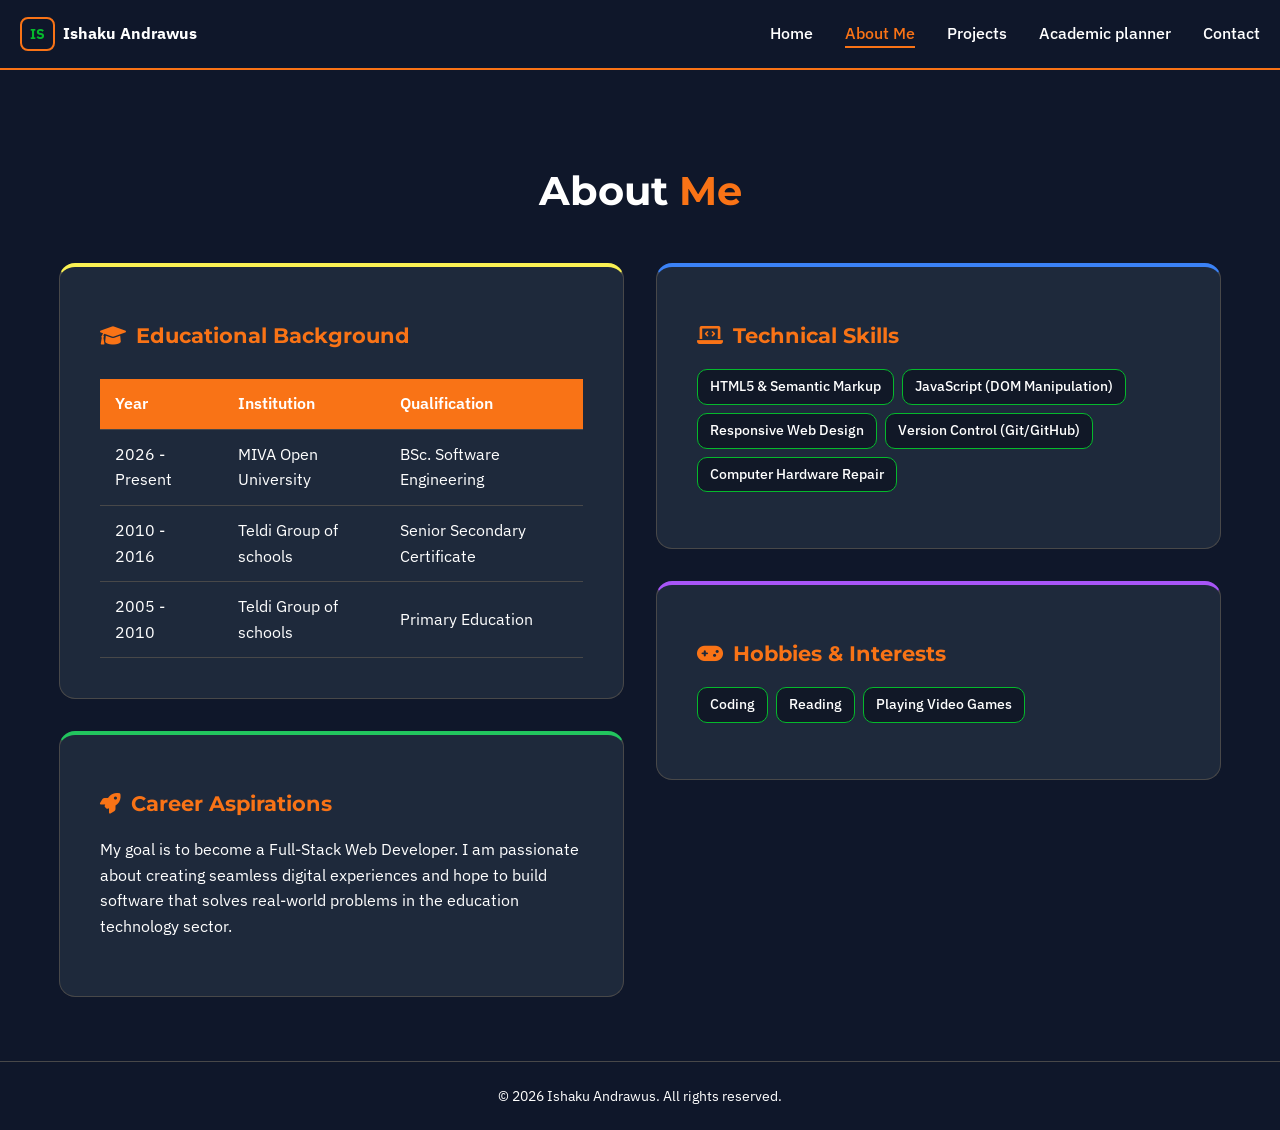
<file: about.html>
<!DOCTYPE html>
<html lang="en">

<head>
    <meta charset="UTF-8">
    <meta name="viewport" content="width=device-width, initial-scale=1.0">
    <title>About Me | Ishaku Andrawus Academic Portfolio</title>
    <meta name="description"
        content="Learn more about Ishaku Andrawus, Software Engineering student at MIVA Open University, his skills, and educational background.">
    <link rel="preconnect" href="https://fonts.googleapis.com">
    <link rel="preconnect" href="https://fonts.gstatic.com" crossorigin>
    <link
        href="https://fonts.googleapis.com/css2?family=IBM+Plex+Sans:ital,wght@0,100..700;1,100..700&family=Montserrat:ital,wght@0,100..900;1,100..900&display=swap"
        rel="stylesheet">
    <link rel="stylesheet" href="https://cdnjs.cloudflare.com/ajax/libs/font-awesome/6.0.0/css/all.min.css">
    <link rel="stylesheet" href="style.css">
</head>

<body>
    <header class="site-header">
        <nav class="nav-container" aria-label="primary">
            <a href="index.html" class="brand"><span class="brand-mark">IS</span> Ishaku Andrawus</a>
            <button class="nav-toggle" id="navToggle" aria-expanded="false" aria-controls="navMenu"
                aria-label="Toggle navigation menu"></button>
            <ul class="nav-menu" id="navMenu">
                <li><a href="index.html">Home</a></li>
                <li><a href="about.html" aria-current="page">About Me</a></li>
                <li><a href="project.html">Projects</a></li>
                <li><a href="planner.html">Academic planner</a></li>
                <li><a href="contact.html">Contact</a></li>
            </ul>
        </nav>
    </header>

    <main id="main">
        <section class="about-section">
            <div class="container">

                <h1 class="page-title">About <span>Me</span></h1>

                <div class="about-grid">

                    <div class="about-column">
                        <section class="info-card">
                            <h2><i class="fas fa-graduation-cap"></i> Educational Background</h2>
                            <div class="table-responsive">
                                <table class="edu-table">
                                    <thead>
                                        <tr>
                                            <th>Year</th>
                                            <th>Institution</th>
                                            <th>Qualification</th>
                                        </tr>
                                    </thead>
                                    <tbody>
                                        <tr>
                                            <td>2026 - Present</td>
                                            <td>MIVA Open University</td>
                                            <td>BSc. Software Engineering</td>
                                        </tr>
                                        <tr>
                                            <td>2010 - 2016</td>
                                            <td>Teldi Group of schools</td>
                                            <td>Senior Secondary Certificate</td>
                                        </tr>
                                        <tr>
                                            <td>2005 - 2010</td>
                                            <td>Teldi Group of schools</td>
                                            <td>Primary Education</td>
                                        </tr>

                                    </tbody>
                                </table>
                            </div>
                        </section>

                        <section class="info-card">
                            <h2><i class="fas fa-rocket"></i> Career Aspirations</h2>
                            <p>
                                My goal is to become a Full-Stack Web Developer. I am passionate about creating seamless
                                digital
                                experiences and hope to build software that solves real-world problems in the education
                                technology sector.
                            </p>
                        </section>
                    </div>

                    <div class="about-column">
                        <section class="info-card">
                            <h2><i class="fas fa-laptop-code"></i> Technical Skills</h2>
                            <ul class="skills-list">
                                <li>HTML5 & Semantic Markup</li>
                                <li>JavaScript (DOM Manipulation)</li>
                                <li>Responsive Web Design</li>
                                <li>Version Control (Git/GitHub)</li>
                                <li>Computer Hardware Repair</li>
                            </ul>
                        </section>

                        <section class="info-card">
                            <h2><i class="fas fa-gamepad"></i> Hobbies & Interests</h2>
                            <ul class="skills-list">
                                <li>Coding</li>
                                <li>Reading</li>
                                <li>Playing Video Games</li>
                            </ul>
                        </section>


        </section>
        </div>

        </div>
        </div>
        </section>
    </main>

    <script src="script.js"></script>
    <footer class="site-footer">
        <p>&copy; 2026 Ishaku Andrawus. All rights reserved.</p>
    </footer>
</body>

</html>
</file>
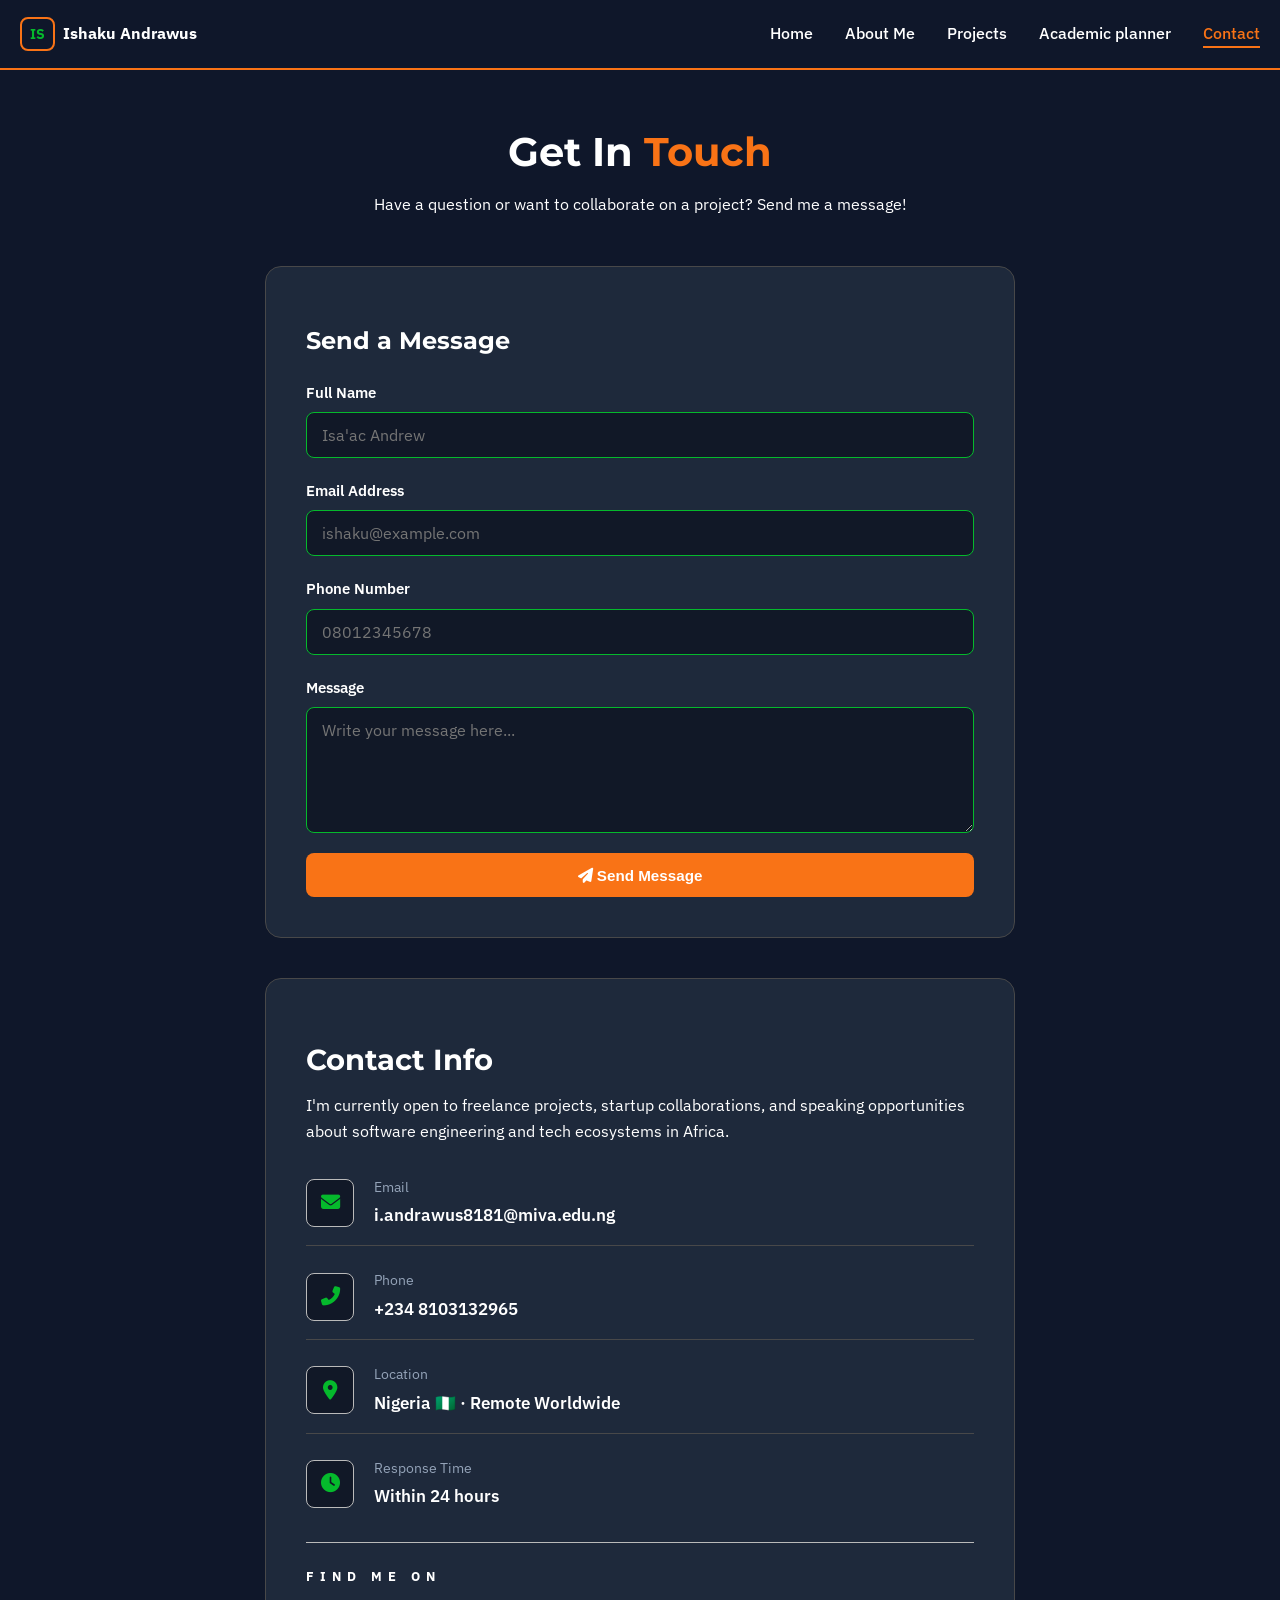
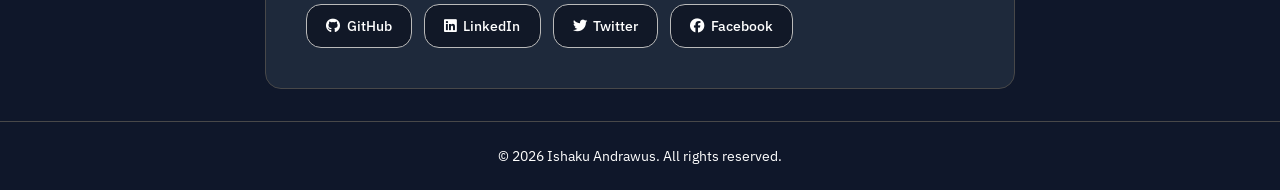
<file: contact.html>
<!DOCTYPE html>
<html lang="en">

<head>
    <meta charset="UTF-8">
    <meta name="viewport" content="width=device-width, initial-scale=1.0">
    <title>Contact | Ishaku Andrawus Academic Portfolio</title>
    <meta name="description"
        content="Have a question or want to collaborate on a project? Get in touch with Ishaku Andrawus.">
    <link rel="preconnect" href="https://fonts.googleapis.com">
    <link rel="preconnect" href="https://fonts.gstatic.com" crossorigin>
    <link
        href="https://fonts.googleapis.com/css2?family=IBM+Plex+Sans:ital,wght@0,100..700;1,100..700&family=Montserrat:ital,wght@0,100..900;1,100..900&display=swap"
        rel="stylesheet">
    <link rel="stylesheet" href="https://cdnjs.cloudflare.com/ajax/libs/font-awesome/6.4.0/css/all.min.css">
    <link rel="stylesheet" href="style.css">
</head>

<body>
    <header class="site-header">
        <nav class="nav-container" aria-label="primary">
            <a href="index.html" class="brand"><span class="brand-mark">IS</span> Ishaku Andrawus</a>
            <button class="nav-toggle" id="navToggle" aria-expanded="false" aria-controls="navMenu"
                aria-label="Toggle navigation menu"></button>
            <ul class="nav-menu" id="navMenu">
                <li><a href="index.html">Home</a></li>
                <li><a href="about.html">About Me</a></li>
                <li><a href="project.html">Projects</a></li>
                <li><a href="planner.html">Academic planner</a></li>
                <li><a href="contact.html" aria-current="page">Contact</a></li>
            </ul>
        </nav>
    </header>

    <main id="main" class="page-container" style="max-width: 1200px; margin: 0 auto; padding: 2rem 1.5rem;">
        <h1 class="page-title" style="text-align: center; margin-bottom: 0.5rem;">Get In <span>Touch</span></h1>
        <p style="text-align: center; color: var(--clr-text-main); margin-bottom: 3rem;">Have a question or want to
            collaborate on a project? Send me a message!</p>

        <div class="contact-grid-wrapper">

            <div class="info-card contact-box">
                <h2 style="font-size: 1.5rem; margin-bottom: 1.5rem; color: var(--clr-text-main);">Send a Message</h2>
                <form id="contact-form" class="contact-form" novalidate>
                    <div class="form-group">
                        <label for="name">Full Name</label>
                        <input type="text" id="name" placeholder="Isa'ac Andrew">
                    </div>

                    <div class="form-group">
                        <label for="email">Email Address</label>
                        <input type="email" id="email" placeholder="ishaku@example.com">
                    </div>

                    <div class="form-group">
                        <label for="phone">Phone Number</label>
                        <input type="tel" id="phone" placeholder="08012345678">
                    </div>

                    <div class="form-group">
                        <label for="message">Message</label>
                        <textarea id="message" rows="5" placeholder="Write your message here..."></textarea>
                    </div>

                    <div id="form-status" class="form-status"></div>

                    <button type="submit" class="btn-primary"
                        style="width: 100%; padding: 0.85rem; background-color: var(--clr-primary); border: none; border-radius: var(--radius-md); color: white; font-weight: 600; cursor: pointer;">
                        <i class="fas fa-paper-plane"></i> Send Message
                    </button>
                </form>
            </div>

            <div class="info-card contact-details-card">
                <h2 style="font-size: 1.8rem; margin-bottom: 0.5rem; color: var(--clr-text-main);">Contact Info</h2>
                <p style="color: var(--clr-text-main); line-height: 1.6; margin-bottom: 2rem;">
                    I'm currently open to freelance projects, startup collaborations, and speaking opportunities about
                    software engineering and tech ecosystems in Africa.
                </p>

                <div class="info-rows-list">
                    <!-- Row Item 1: Email -->
                    <div class="info-row-item">
                        <div class="icon-avatar-box"><i class="fas fa-envelope"></i></div>
                        <div class="info-row-text">
                            <span class="row-label">Email</span>
                            <a href="mailto:i.andrawus8181@miva.edu.ng" class="row-value">i.andrawus8181@miva.edu.ng</a>
                        </div>
                    </div>
                    <div class="info-row-item">
                        <div class="icon-avatar-box"><i class="fas fa-phone-alt"></i></div>
                        <div class="info-row-text">
                            <span class="row-label">Phone</span>
                            <span class="row-value">+234 8103132965</span>
                        </div>
                    </div>

                    <div class="info-row-item">
                        <div class="icon-avatar-box"><i class="fas fa-map-marker-alt"></i></div>
                        <div class="info-row-text">
                            <span class="row-label">Location</span>
                            <span class="row-value">Nigeria 🇳🇬 · Remote Worldwide</span>
                        </div>
                    </div>

                    <div class="info-row-item">
                        <div class="icon-avatar-box"><i class="fas fa-clock"></i></div>
                        <div class="info-row-text">
                            <span class="row-label">Response Time</span>
                            <span class="row-value">Within 24 hours</span>
                        </div>
                    </div>
                </div>

                <div class="social-links-footer-section"
                    style="margin-top: 1rem; border-top: 1px solid var(--clr-border-2); padding-top: 1.5rem;">
                    <span
                        style="display: block; font-size: 0.8rem;  letter-spacing: 6px; text-transform: uppercase; color: var(--clr-text-main); font-weight: 700; margin-bottom: 1rem;">Find
                        Me On</span>
                    <div class="social-pill-buttons" style="display: flex; gap: 0.75rem; flex-wrap: wrap;">
                        <a href="https://github.com" target="https://github.com/Aims3" class="social-pill"><i
                                class="fab fa-github"></i> GitHub</a>
                        <a href="https://linkedin.com"
                            target="https://www.linkedin.com/in/ishakuandrawus?utm_source=share_via&utm_content=profile&utm_medium=member_android"
                            class="social-pill"><i class="fab fa-linkedin"></i> LinkedIn</a>
                        <a href="https://twitter.com" target="https://x.com/ishakuand" class="social-pill"><i
                                class="fab fa-twitter"></i> Twitter</a>
                        <a href="https://facebook.com" target="https://facebook.com/aimsclothingapparel"
                            class="social-pill"><i class="fab fa-facebook"></i> Facebook</a>
                    </div>
                </div>
            </div>

        </div>
    </main>
    <script src="script.js"></script>
    <footer class="site-footer">
        <p>&copy; 2026 Ishaku Andrawus. All rights reserved.</p>
    </footer>
</body>

</html>
</file>
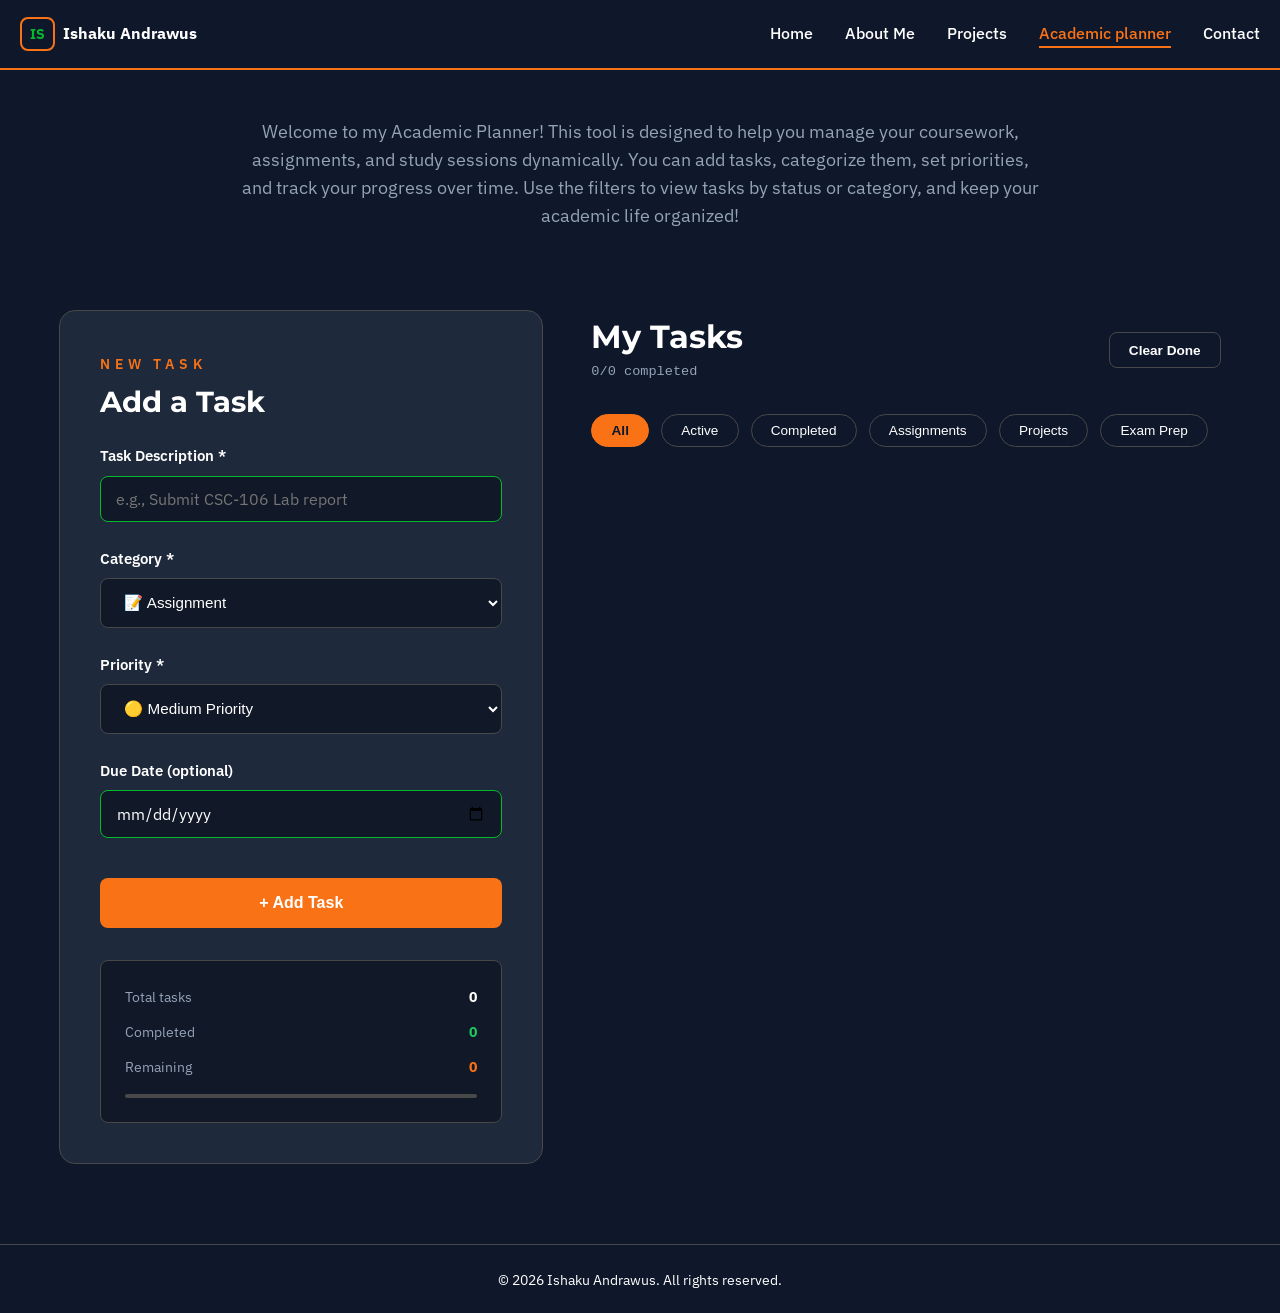
<file: planner.html>
<!DOCTYPE html>
<html lang="en">

<head>
    <meta charset="UTF-8">
    <meta name="viewport" content="width=device-width, initial-scale=1.0">
    <title>Academic Planner | Ishaku Andrawus Academic Portfolio</title>
    <meta name="description"
        content="Manage your coursework, assignments, and study sessions dynamically with the Ishaku Andrawus Academic Planner.">
    <link rel="preconnect" href="https://fonts.googleapis.com">
    <link rel="preconnect" href="https://fonts.gstatic.com" crossorigin>
    <link
        href="https://fonts.googleapis.com/css2?family=IBM+Plex+Sans:ital,wght@0,100..700;1,100..700&family=Montserrat:ital,wght@0,100..900;1,100..900&display=swap"
        rel="stylesheet">
    <link rel="stylesheet" href="https://cdnjs.cloudflare.com/ajax/libs/font-awesome/6.4.0/css/all.min.css">
    <link rel="stylesheet" href="style.css">
</head>

<body>
    <header class="site-header">
        <nav class="nav-container" aria-label="primary">
            <a href="index.html" class="brand"><span class="brand-mark">IS</span> Ishaku Andrawus</a>
            <button class="nav-toggle" id="navToggle" aria-expanded="false" aria-controls="navMenu"
                aria-label="Toggle navigation menu"></button>
            <ul class="nav-menu" id="navMenu">
                <li><a href="index.html">Home</a></li>
                <li><a href="about.html">About Me</a></li>
                <li><a href="project.html">Projects</a></li>
                <li><a href="planner.html" aria-current="page">Academic planner</a></li>
                <li><a href="contact.html">Contact</a></li>
            </ul>
        </nav>
    </header>
    <main id="main">
        <div class="planner-grid container">

            <p class="planner-intro">Welcome to my Academic Planner! This tool is designed
                to help you manage your coursework, assignments, and study sessions dynamically.
                You can add tasks, categorize them, set priorities, and track your progress over time.
                Use the filters to view tasks by status or category, and keep your academic life organized!</p>
            <div class="task-form-card">
                <span class="eyebrow">NEW TASK</span>
                <h2>Add a Task</h2>

                <form id="todo-form" class="task-form">
                    <div class="form-group">
                        <label for="task-desc">Task Description *</label>
                        <input type="text" id="task-desc" placeholder="e.g., Submit CSC-106 Lab report" required>
                    </div>

                    <div class="form-group">
                        <label for="task-category">Category *</label>
                        <select id="task-category">
                            <option value="Assignments">📝 Assignment</option>
                            <option value="Projects">💻 Project</option>
                            <option value="Exam Prep">📚 Exam Prep</option>
                            <option value="Other">⚙️ Other</option>
                        </select>
                    </div>

                    <div class="form-group">
                        <label for="task-priority">Priority *</label>
                        <select id="task-priority">
                            <option value="High">🔴 High Priority</option>
                            <option value="Medium" selected>🟡 Medium Priority</option>
                            <option value="Low">🟢 Low Priority</option>
                        </select>
                    </div>

                    <div class="form-group">
                        <label for="task-date">Due Date (optional)</label>
                        <input type="date" id="task-date">
                    </div>

                    <button type="submit" class="btn-add-task">+ Add Task</button>
                </form>

                <div class="task-stats-box">
                    <div class="stat-line">
                        <span>Total tasks</span>
                        <span id="stat-total" class="stat-num">0</span>
                    </div>
                    <div class="stat-line">
                        <span>Completed</span>
                        <span id="stat-completed" class="stat-num text-green">0</span>
                    </div>
                    <div class="stat-line">
                        <span>Remaining</span>
                        <span id="stat-remaining" class="stat-num text-orange">0</span>
                    </div>
                    <div class="stat-progress-bar">
                        <div id="stat-progress-fill" style="width: 0%"></div>
                    </div>
                </div>
            </div>

            <div class="tasks-display-column">
                <div class="display-header">
                    <div>
                        <h2>My Tasks</h2>
                        <span id="header-counter" class="sub-counter">0/0 completed</span>
                    </div>
                    <button id="clear-done-btn" class="btn-clear">Clear Done</button>
                </div>

                <div class="filter-row">
                    <button class="filter-pill active" data-filter="All">All</button>
                    <button class="filter-pill" data-filter="Active">Active</button>
                    <button class="filter-pill" data-filter="Completed">Completed</button>
                    <button class="filter-pill" data-filter="Assignments">Assignments</button>
                    <button class="filter-pill" data-filter="Projects">Projects</button>
                    <button class="filter-pill" data-filter="Exam Prep">Exam Prep</button>
                </div>

                <ul id="task-list" class="planner-task-list"></ul>
            </div>

        </div>
    </main>
    <script src="script.js"></script>
    <footer class="site-footer">
        <p>&copy; 2026 Ishaku Andrawus. All rights reserved.</p>
    </footer>
</body>

</html>
</file>
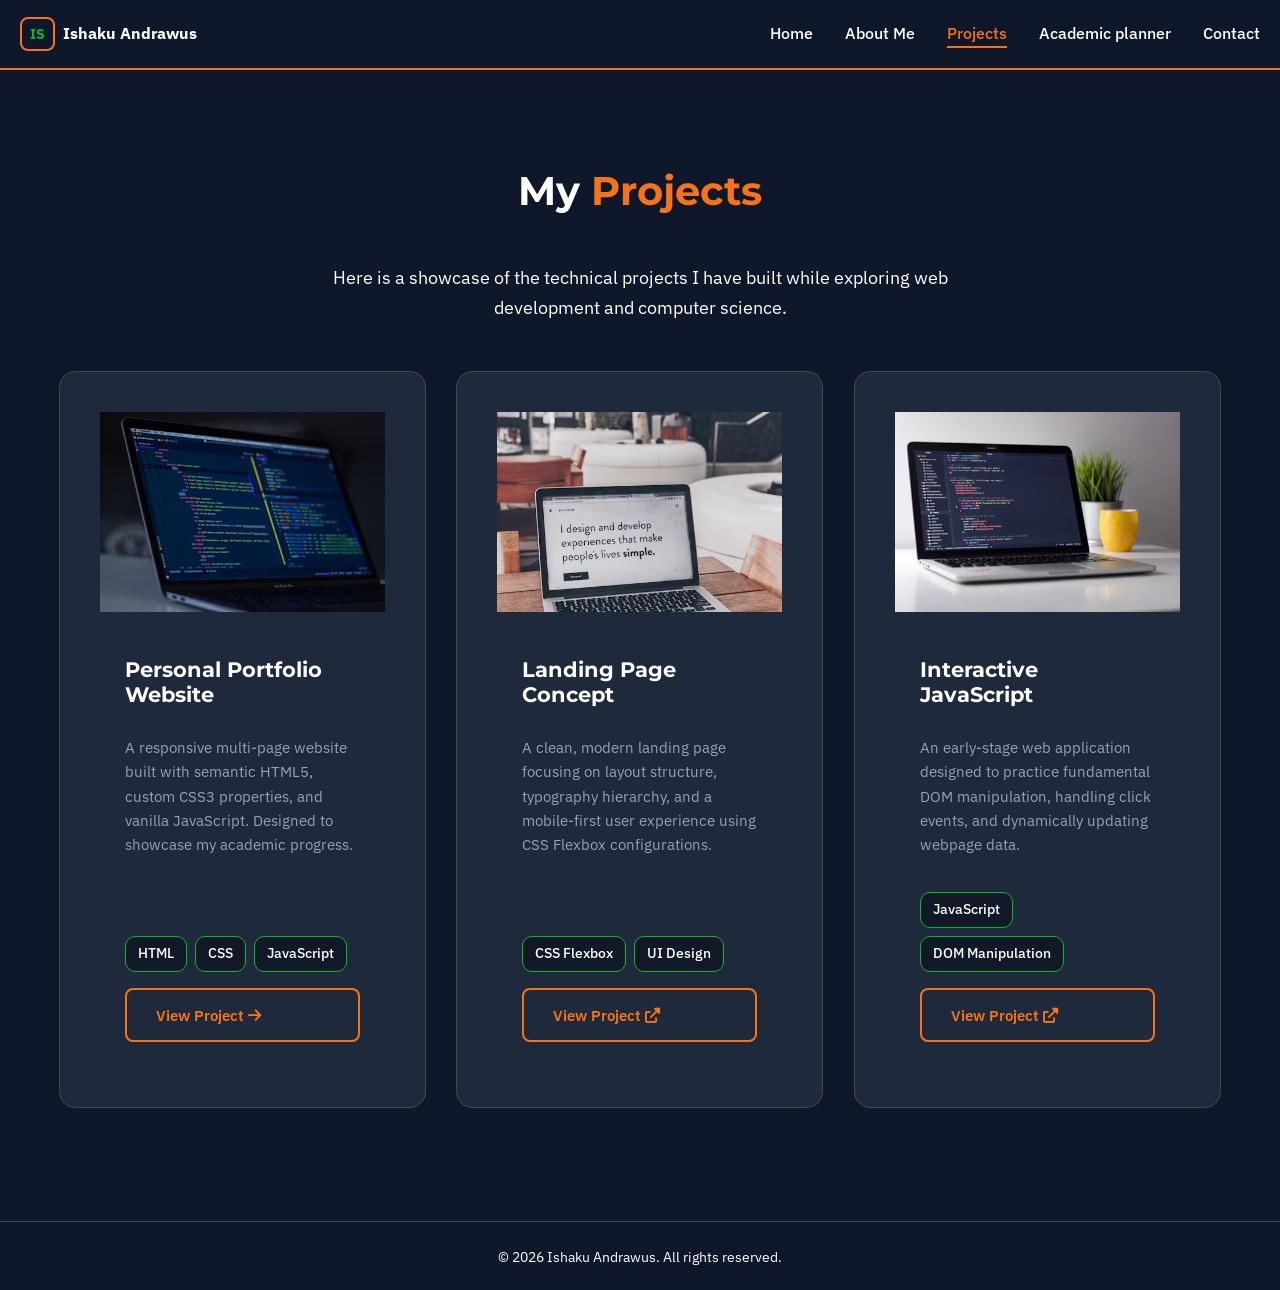
<file: project.html>
<!DOCTYPE html>
<html lang="en">

<head>
    <meta charset="UTF-8">
    <meta name="viewport" content="width=device-width, initial-scale=1.0">
    <title>Projects | Ishaku Andrawus Academic Portfolio</title>
    <meta name="description" content="A showcase of technical web development and computer science projects built by Ishaku Andrawus.">
    <link rel="preconnect" href="https://fonts.googleapis.com">
    <link rel="preconnect" href="https://fonts.gstatic.com" crossorigin>
    <link href="https://fonts.googleapis.com/css2?family=IBM+Plex+Sans:ital,wght@0,100..700;1,100..700&family=Montserrat:ital,wght@0,100..900;1,100..900&display=swap" rel="stylesheet">
    <link rel="stylesheet" href="https://cdnjs.cloudflare.com/ajax/libs/font-awesome/6.0.0/css/all.min.css">
    <link rel="stylesheet" href="style.css">
</head>

<body>
    <header class="site-header">
        <nav class="nav-container" aria-label="primary">
            <a href="index.html" class="brand"><span class="brand-mark">IS</span> Ishaku Andrawus</a>
            <button class="nav-toggle" id="navToggle" aria-expanded="false" aria-controls="navMenu" aria-label="Toggle navigation menu"></button>
            <ul class="nav-menu" id="navMenu">
                <li><a href="index.html">Home</a></li>
                <li><a href="about.html">About Me</a></li>
                <li><a href="project.html" aria-current="page">Projects</a></li>
                <li><a href="planner.html">Academic planner</a></li>
                <li><a href="contact.html">Contact</a></li>
            </ul>
        </nav>
    </header>

    <main id="main">
        <section class="about-section"> <div class="container">
                
                <h1 class="page-title">My <span>Projects</span></h1>
                
                <div class="card-content" style="max-width: 700px; margin: 0 auto 3rem auto; padding: 0;">
                    <p style="color: #ffffff; font-size: 1.1rem; line-height: 1.7; text-align: center;">
                        Here is a showcase of the technical projects I have built while exploring web development and computer science.
                    </p>
                </div>

                <div class="projects-grid">

                    <article class="info-card project-card">
                        <div class="project-image">
                            <img src="images/project.jpg" alt="Screenshot of Personal Portfolio Website">
                        </div>
                        <div class="project-info">
                            <h3>Personal Portfolio Website</h3>
                            <p>A responsive multi-page website built with semantic HTML5, custom CSS3 properties, and vanilla JavaScript. Designed to showcase my academic progress.</p>
                            <ul class="skills-list">
                                <li>HTML</li>
                                <li>CSS</li>
                                <li>JavaScript</li>
                            </ul>
                            <a href="index.html" class="btn-ghost project-btn">View Project <i class="fas fa-arrow-right"></i></a>
                        </div>
                    </article>

                    <article class="info-card project-card">
                        <div class="project-image">
                            <img src="images/landing-page.jpg" alt="Screenshot of Academic Landing Page">
                        </div>
                        <div class="project-info">
                            <h3>Landing Page Concept</h3>
                            <p>A clean, modern landing page focusing on layout structure, typography hierarchy, and a mobile-first user experience using CSS Flexbox configurations.</p>
                            <ul class="skills-list">
                                <li>CSS Flexbox</li>
                                <li>UI Design</li>
                            </ul>
                            <a href="https://dribbble.com/" class="btn-ghost project-btn simulated">View Project <i class="fas fa-external-link-alt"></i></a>
                        </div>
                    </article>

                    <article class="info-card project-card">
                        <div class="project-image">
                            <img src="images/Interactive java.jpg" alt="Screenshot of Interactive JavaScript App">
                        </div>
                        <div class="project-info">
                            <h3>Interactive JavaScript</h3>
                            <p>An early-stage web application designed to practice fundamental DOM manipulation, handling click events, and dynamically updating webpage data.</p>
                            <ul class="skills-list">
                                <li>JavaScript</li>
                                <li>DOM Manipulation</li>
                            </ul>
                            <a href="https://github.com/" class="btn-ghost project-btn simulated">View Project <i class="fas fa-external-link-alt"></i></a>
                        </div>
                    </article>

                </div> </div> </section>
    </main>

    <script src="script.js"></script>
</body>
 <footer class="site-footer">
          <p>&copy; 2026 Ishaku Andrawus. All rights reserved.</p>
 </footer>
</html>
</file>
<file: style.css>
:root {
    --clr-bg-main: #0f172a;       
    --clr-bg-card: #1e293b;     
    --clr-bg-input: #111827;      
    --clr-primary: #f97316;       
    --clr-text-main: #ffffff;     
    --clr-text-muted: #94a3b8;    
    --clr-border: #484849;
    --clr-border-2: #bababa; 
    --clr-border-g: #05b92c;      
    --radius-lg: 16px;
    --radius-md: 8px;
    --transition-smooth: all 0.3s cubic-bezier(0.4, 0, 0.2, 1);
}

*,
*::before,
*::after {
    box-sizing: border-box;
}

html, body {
    width: 100%;
    min-height: 100vh;
    margin: 0;
    padding: 0;
    overflow-x: hidden;
    background-color: var(--clr-bg-main);
    color: var(--clr-text-main);
    font-family: 'IBM Plex Sans', sans-serif;
    line-height: 1.6;
    text-rendering: optimizeSpeed;
    display: flex;
    flex-direction: column;
}

main, 
#main {
    flex: 1 0 auto;
    width: 100%;
}

h1, h2, h3, h4, .page-title {
    font-family: 'Montserrat', sans-serif;
    line-height: 1.2;
    color: var(--clr-text-main);
}

p {
    color: var(--clr-text-main);
}

img {
    max-width: 100%;
    height: auto;
    display: block;
}

.container,
.page-container {
    width: 100%;
    max-width: 1200px;
    margin-left: auto;
    margin-right: auto;
    padding-left: 1.2rem;
    padding-right: 1.2rem;
}

.site-header {
    position: sticky;
    top: 0;
    z-index: 100; 
    background-color: var(--clr-bg-main);
    border-bottom: 2px solid var(--clr-primary);
}

.nav-container {
    display: flex;
    justify-content: space-between;
    align-items: center;
    padding: 1rem 0;
}

.brand {
    font-weight: 700;
    color: var(--clr-text-main);
    text-decoration: none;
    display: flex;
    align-items: center;
    gap: 0.5rem;
    margin-left: 20px;
}

.brand-mark {
    background-color: transparent;
    color: var(--clr-border-g);
    padding: 0.2rem 0.5rem;
    border-radius: var(--radius-md);
    font-size: 0.9rem;
    border: 2px solid var(--clr-primary);
}

.nav-menu {
    display: flex;
    list-style: none;
    gap: 2rem; 
    margin: 5px;
    margin-right: 20px;
}

.nav-menu a {
    text-decoration: none;
    color: var(--clr-text-main);
    font-weight: 500;
    transition: color 0.3s ease;
    padding-bottom: 5px;
    position: relative;
}

.nav-menu a::after {
    content: '';
    position: absolute;
    bottom: 0;
    left: 0;
    width: 100%;
    height: 2px; 
    background-color: var(--clr-primary); 
    transform: scaleX(0);
    transform-origin: bottom center; 
    transition: transform 0.3s cubic-bezier(0.4, 0, 0.2, 1);
}

.nav-menu a:hover::after,
.nav-menu a[aria-current="page"]::after {
    transform: scaleX(1);
}

.nav-menu a:hover,
.nav-menu a[aria-current="page"] {
    color: var(--clr-primary);
}

.nav-toggle {
    display: none;
}

.hero {
    padding: 4rem 0;
    background-color: var(--clr-bg-main);
}

.hero-grid {
    display: grid;
    grid-template-columns: 2.3fr 1.1fr; 
    gap: 3rem;
    align-items: center; 
}

.eyebrow {
    display: inline-block;
    font-size: 0.85rem;
    font-weight: 600;
    text-transform: uppercase;
    letter-spacing: 0.3rem;
    color: var(--clr-primary);
}

.hero-content h1 {
    font-size: 3rem;
    margin-bottom: 1rem;
}

.hero-content h1 em {
    font-style: normal;
    color: var(--clr-primary); 
}

.aims {
    font-size: 1.1rem;
    color: var(--clr-text-main);
}

.miva {
    color: var(--clr-primary);
}

.link {
    color: var(--clr-primary);
    text-decoration: none;
    font-weight: 600;
}

.cta-row {
    display: flex;
    gap: 1rem;
    margin-top: 1.5rem;
}

.id-card {
    background-color: var(--clr-bg-card);
    border-radius: var(--radius-lg);
    border: 1px solid var(--clr-primary);
    overflow: hidden;
    width: 100%;
    transition: transform 0.3s ease-in-out;
}

.id-card:hover {
    transform: translateY(-5px); 
}

.portrait {
    width: 100%;
    height: auto;
    aspect-ratio: 1 / 1;
} 

.portrait img {
    width: 100%;
    height: 100%;
    object-fit: cover; 
}

.intro {
    font-size: 1.2rem;
    font-weight: 600;
    color: var(--clr-border-g);
    justify-content: center;
    letter-spacing: 0.2rem;
}

span.intro {
    display: block;
    text-align: center;
    margin-bottom: 1rem;
}

.btn-primary,
.btn-ghost {
    display: inline-block;
    padding: 0.8rem 1.8rem;
    border-radius: var(--radius-md);
    font-weight: 600;
    text-decoration: none;
    font-size: 0.95rem;
    transition: var(--transition-smooth);
}

.btn-primary {
    background-color: var(--clr-primary);
    color: var(--clr-text-main);
    border: 2px solid var(--clr-primary);
}

.btn-primary:hover {
    background-color: #0a043e; 
    border-color: #d89a09;
    transform: translateY(-2px); 
}

.btn-ghost {
    background-color: transparent;
    color: var(--clr-primary);
    border: 2px solid var(--clr-primary);
}

.btn-ghost:hover {
    background-color: rgba(249, 115, 22, 0.1); 
    transform: translateY(-2px);
}

.about-section {
    padding: 4rem 0;
    background-color: var(--clr-bg-main);
    display: block;
}

.page-title {
    text-align: center;
    font-size: 2.5rem;
    margin-bottom: 3rem;
}

.page-title span {
    color: var(--clr-primary);
}

.about-grid {
    display: grid;
    grid-template-columns: 1fr 1fr; 
    gap: 2rem;
    align-items: start;
}

.about-column {
    display: flex;
    flex-direction: column;
    gap: 2rem; 
}

.info-card {
    background-color: var(--clr-bg-card);
    border: 1px solid var(--clr-border);
    border-radius: var(--radius-lg);
    padding: 2.5rem;
    box-shadow: none !important;
    animation: continuousFloat 5s ease-in-out infinite;
    will-change: transform;
}

.about-column:nth-child(1) .info-card:nth-child(1) { border-top: 4px solid #faf153; }
.about-column:nth-child(1) .info-card:nth-child(2) { border-top: 4px solid #22c55e; }
.about-column:nth-child(2) .info-card:nth-child(1) { border-top: 4px solid #3b82f6; }
.about-column:nth-child(2) .info-card:nth-child(2) { border-top: 4px solid #a855f7; }

.info-card h2 {
    font-size: 1.3rem;
    margin-bottom: 20px;
    color: var(--clr-primary);
    display: flex;
    align-items: center;
    gap: 10px;
}

.info-card p {
    color: var(--clr-text-main);
    line-height: 1.6;
}

.table-responsive {
    width: 100%;
    overflow-x: auto;
}

.edu-table {
    width: 100%;
    border-collapse: collapse;
    margin-top: 10px;
}

.edu-table th, .edu-table td {
    padding: 12px 15px;
    text-align: left;
    border-bottom: 1px solid var(--clr-border);
}

.edu-table th {
    background-color: var(--clr-primary);
    color: var(--clr-text-main);
    font-weight: 600;
}

.edu-table tr:hover {
    background-color: rgba(233, 233, 237, 0.05);
}

.skills-list {
    list-style: none;
    display: flex;
    flex-wrap: wrap;
    gap: 8px;
    padding: 0;
}

.skills-list li {
    background: var(--clr-bg-input);
    border: 1px solid var(--clr-border-g);
    padding: 6px 12px;
    border-radius: 10px;
    font-size: 0.85rem;
    font-weight: 500;
}

.video-container {
    margin-top: 15px;
    border-radius: 20px;
    overflow: hidden;
}

.projects-grid {
    display: grid;
    grid-template-columns: repeat(auto-fit, minmax(300px, 1fr));
    gap: 30px;
    margin-bottom: 50px;
}

.project-card {
    background-color: var(--clr-bg-card);
    border-radius: var(--radius-lg);
    border: 1px solid var(--clr-border);
    overflow: hidden;
    display: flex;
    flex-direction: column;
    transition: var(--transition-smooth);
}

.project-card:hover {
    transform: translateY(-8px);
    border-color: var(--clr-primary);
}

.project-image {
    width: 100%;
    height: 200px;
    overflow: hidden;
}

.project-image img {
    width: 100%;
    height: 100%;
    object-fit: cover;
    transition: transform 0.3s ease;
}

.project-card:hover .project-image img {
    transform: scale(1.05);
}

.project-info {
    padding: 25px;
    display: flex;
    flex-direction: column;
    flex-grow: 1;
}

.project-info h3 {
    font-size: 1.3rem;
    margin-bottom: 12px;
}

.project-info p {
    color: var(--clr-text-muted);
    font-size: 0.95rem;
    line-height: 1.6;
    margin-bottom: 20px;
    flex-grow: 1;
}

.project-link {
    text-decoration: none;
    color: var(--clr-primary);
    font-weight: 600;
    display: inline-flex;
    align-items: center;
    gap: 8px;
    font-size: 0.95rem;
    transition: color 0.2s ease;
}

.planner-grid {
    display: grid;
    grid-template-columns: 1fr 1.3fr;
    gap: 3rem;
    padding-top: 3rem;
    padding-bottom: 5rem;
    align-items: start;
    width: 100%;
}

.task-form-card {
    background-color: var(--clr-bg-card);
    border: 1px solid var(--clr-border);
    border-radius: var(--radius-lg);
    padding: 2.5rem;
}

.task-form-card h2 {
    font-size: 1.8rem;
    margin-top: 0.5rem;
    margin-bottom: 1.5rem;
}

.task-form .form-group {
    margin-bottom: 1.5rem;
    display: flex;
    flex-direction: column;
    gap: 8px;
}

.task-form label {
    font-size: 0.85rem;
    font-weight: 600;
    color: var(--clr-text-muted);
}

.task-form input,
.task-form select {
    width: 100%;
    padding: 0.9rem 1.2rem;
    border-radius: var(--radius-md);
    background-color: var(--clr-bg-input);
    border: 1px solid var(--clr-border);
    color: var(--clr-text-main);
    font-size: 0.95rem;
    outline: none;
    transition: var(--transition-smooth);
}

.task-form input:focus,
.task-form select:focus {
    border-color: var(--clr-primary);
}

.btn-add-task {
    width: 100%;
    background-color: var(--clr-primary);
    color: var(--clr-text-main);
    border: none;
    padding: 1rem;
    font-size: 1rem;
    font-weight: 700;
    border-radius: var(--radius-md);
    cursor: pointer;
    transition: var(--transition-smooth);
    margin-top: 1rem;
}

.btn-add-task:hover {
    background-color: #e0620d;
    transform: translateY(-2px);
}

.task-stats-box {
    margin-top: 2rem;
    background-color: var(--clr-bg-input);
    border: 1px solid var(--clr-border);
    border-radius: var(--radius-md);
    padding: 1.5rem;
}

.stat-line {
    display: flex;
    justify-content: space-between;
    font-size: 0.9rem;
    margin-bottom: 0.75rem;
    color: var(--clr-text-muted);
}

.stat-num {
    font-weight: 700;
    color: var(--clr-text-main);
}

.text-green { color: #22c55e !important; }
.text-orange { color: var(--clr-primary) !important; }

.stat-progress-bar {
    width: 100%;
    height: 4px;
    background-color: var(--clr-border);
    border-radius: 2px;
    margin-top: 1rem;
    overflow: hidden;
}

#stat-progress-fill {
    height: 100%;
    background-color: var(--clr-primary);
    width: 0%;
    transition: width 0.4s ease;
}

.tasks-display-column {
    padding-top: 0.5rem;
}

.display-header {
    display: flex;
    justify-content: space-between;
    align-items: center;
    margin-bottom: 2rem;
}

.display-header h2 {
    font-size: 2rem;
    margin: 0;
}

.sub-counter {
    font-size: 0.85rem;
    font-family: monospace;
    color: var(--clr-text-muted);
}

.btn-clear {
    background-color: transparent;
    color: var(--clr-text-main);
    border: 1px solid var(--clr-border);
    padding: 0.6rem 1.2rem;
    border-radius: var(--radius-md);
    font-size: 0.85rem;
    font-weight: 600;
    cursor: pointer;
    transition: var(--transition-smooth);
}

.btn-clear:hover {
    border-color: #ef4444;
    color: #ef4444;
}

.filter-row {
    display: flex;
    flex-wrap: wrap;
    gap: 0.75rem;
    margin-bottom: 2rem;
}

.filter-pill {
    background: transparent;
    border: 1px solid var(--clr-border);
    color: var(--clr-text-main);
    padding: 0.5rem 1.2rem;
    border-radius: 20px;
    font-size: 0.85rem;
    font-weight: 500;
    cursor: pointer;
    transition: var(--transition-smooth);
}

.filter-pill:hover {
    border-color: var(--clr-primary);
}

.filter-pill.active {
    background-color: var(--clr-primary);
    border-color: var(--clr-primary);
    color: var(--clr-bg-main);
    font-weight: 600;
}

.planner-task-list {
    list-style: none;
    padding: 0;
    display: flex;
    flex-direction: column;
    gap: 1rem;
}

.task-card-item {
    background-color: var(--clr-bg-card);
    border: 1px solid var(--clr-border);
    border-radius: var(--radius-md);
    padding: 1.25rem;
    display: flex;
    justify-content: space-between;
    align-items: center;
    transition: var(--transition-smooth);
}

.task-left-info {
    display: flex;
    align-items: center;
    gap: 1rem;
}

.task-checkbox {
    width: 20px;
    height: 20px;
    border-radius: 50%;
    border: 2px solid var(--clr-border);
    cursor: pointer;
    display: flex;
    align-items: center;
    justify-content: center;
    transition: var(--transition-smooth);
}

.task-checkbox::after {
    content: "✓";
    font-size: 11px;
    color: var(--clr-bg-main);
    display: none;
}

.task-card-item.completed-state .task-checkbox {
    background-color: #22c55e;
    border-color: #22c55e;
}

.task-card-item.completed-state .task-checkbox::after {
    display: block;
}

.task-card-item.completed-state .task-title-text {
    text-decoration: line-through;
    color: var(--clr-text-muted);
}

.task-meta-pills {
    display: flex;
    gap: 0.5rem;
    margin-top: 0.4rem;
}

.meta-badge {
    font-size: 0.75rem;
    padding: 0.15rem 0.5rem;
    border-radius: 4px;
    border: 1px solid var(--clr-border);
    color: var(--clr-text-muted);
}

.task-delete-trigger {
    background: transparent;
    border: none;
    color: var(--clr-text-muted);
    font-size: 1.1rem;
    cursor: pointer;
    transition: var(--transition-smooth);
}

.task-delete-trigger:hover {
    color: #ef4444;
}

.contact-grid-wrapper {
    display: flex;
    flex-direction: column;
    gap: 2.5rem;
    max-width: 750px;
    margin: 0 auto;
}

.contact-box,
.contact-details-card {
    width: 100%;
}

.contact-box {
    background-color: var(--clr-bg-card);
    border: 1px solid var(--clr-border);
    padding: 40px;
    border-radius: var(--radius-lg);
}

.contact-form {
    display: flex;
    flex-direction: column;
    gap: 20px;
}

.form-group {
    display: flex;
    flex-direction: column;
    gap: 8px;
}

.form-group label {
    font-weight: 600;
    font-size: 0.95rem;
    color: var(--clr-text-main);
}

.form-group input, 
.form-group textarea {
    padding: 12px 15px;
    border-radius: var(--radius-md);
    background-color: var(--clr-bg-input);
    border: 1px solid var(--clr-border-g);
    color: var(--clr-text-main);
    font-family: inherit;
    font-size: 1rem;
    outline: none;
    transition: border-color 0.3s ease;
}

.form-group input:focus, 
.form-group textarea:focus {
    border-color: var(--clr-primary);
}

.send-btn {
    background-color: var(--clr-border-g);
    color: var(--clr-text-main);
    border: none;
    padding: 12px;
    border-radius: var(--radius-md);
    font-weight: 600;
    cursor: pointer;
    transition: var(--transition-smooth);
}

.send-btn:hover {
    background-color: #04821d; 
    transform: translateY(-2px); 
}

.info-rows-list {
    display: flex;
    flex-direction: column;
    gap: 1.5rem;
}

.info-row-item {
    display: flex;
    align-items: center;
    gap: 1.25rem;
    padding-bottom: 1rem;
    border-bottom: 1px solid var(--clr-border);
}

.info-row-item:last-child {
    border-bottom: none; 
}

.icon-avatar-box {
    width: 48px;
    height: 48px;
    background-color: var(--clr-bg-input);
    border: 1px solid var(--clr-border-2);
    border-radius: var(--radius-md);
    display: flex;
    align-items: center;
    justify-content: center;
    color: var(--clr-border-g); 
    font-size: 1.2rem;
    flex-shrink: 0;
}

.info-row-text {
    display: flex;
    flex-direction: column;
    gap: 0.25rem;
}

.row-label {
    font-size: 0.85rem;
    color: var(--clr-text-muted);
}

.row-value {
    font-size: 1.05rem;
    font-weight: 600;
    color: var(--clr-text-main);
    text-decoration: none;
}

a.row-value:hover {
    color: var(--clr-primary);
}

.social-pill {
    display: inline-flex;
    align-items: center;
    gap: 0.4rem;
    padding: 0.6rem 1.2rem;
    border: 1px solid var(--clr-border-2);
    border-radius: 15px; 
    color: var(--clr-text-main);
    text-decoration: none;
    font-size: 0.9rem;
    font-weight: 500;
    transition: var(--transition-smooth);
    background-color: var(--clr-bg-input);
}

.social-pill:hover {
    border-color: var(--clr-primary);
    color: var(--clr-primary);
    transform: translateY(-2px); 
}

.form-status {
    font-size: 0.95rem;
    font-weight: 600;
    text-align: center;
    padding: 10px;
    border-radius: 8px;
    display: none; 
}

.status-error {
    display: block;
    background-color: rgba(239, 68, 68, 0.1);
    color: #ef4444; 
    border: 1px solid #ef4444;
}

.status-success {
    display: block;
    background-color: rgba(34, 197, 94, 0.1);
    color: #22c55e;
    border: 1px solid #22c55e;
}

.site-footer {
    flex-shrink: 0;
    background-color: var(--clr-bg-main);
    color: var(--clr-text-muted);
    padding: 0.5rem 0;
    text-align: center;
    font-size: 0.9rem;
    border-top: 1px solid var(--clr-border);
    width: 100%;
    box-sizing: border-box;
}

@keyframes continuousFloat {
    0% { transform: translateY(0px); }
    50% { transform: translateY(-8px); }
    100% { transform: translateY(0px); }
}

.about-column:nth-child(1) .info-card:nth-child(2) { animation-delay: 1.2s; }
.about-column:nth-child(2) .info-card:nth-child(1) { animation-delay: 0.6s; }
.about-column:nth-child(2) .info-card:nth-child(2) { animation-delay: 1.8s; }

.planner-intro {
    grid-column: 1 / -1;
    text-align: center;
    max-width: 800px;
    margin: 0 auto 2rem auto;
    font-size: 1.1rem;
    color: var(--clr-text-muted);
}
@media (max-width: 900px) {
    .container,
    .page-container {
        padding-left: 1.2rem;
        padding-right: 1.2rem;
    }

    .brand {
        margin-left: 20px;
    }

    .contact-grid-wrapper {
        grid-template-columns: 1fr !important; 
        gap: 2rem;
    }

    .nav-toggle {
        display: block; 
        width: 50px;
        height: 40px;
        position: relative;
        cursor: pointer;
        background-color: var(--clr-bg-main);
        border: none;
        margin-right: 20px;
    }

    .nav-toggle::before {
        content: "";
        position: absolute;
        top: 14px;
        left: 15px;
        width: 20px;
        height: 2px;
        background-color: var(--clr-text-main);
        box-shadow: 0 6px 0 var(--clr-text-main), 0 12px 0 var(--clr-text-main);
    }

    .nav-menu {
        display: none; 
        position: absolute;
        top: 70px;                
        left: 50%;
        transform: translateX(-50%); 
        width: 90%;               
        max-width: 400px;         
        background-color: var(--clr-bg-card);
        border: 1px solid var(--clr-border);
        border-radius: var(--radius-lg);
        flex-direction: column;
        align-items: center;    
        text-align: center;
        margin: 0;                
        padding: 2.5rem;         
        gap: 1.5rem;
        box-shadow: 0 10px 30px rgba(0, 0, 0, 0.5); 
        z-index: 1000;            
    }

    .nav-menu.is-open {
        display: flex; 
    }

    .hero {
        padding: 2rem 0;
    }

    .hero-grid {
        grid-template-columns: 1fr !important; 
        gap: 2.5rem;
        text-align: center;
        width: 100%;
    }

    .cta-row {
        justify-content: center;
    }

    .about-grid {
        grid-template-columns: 1fr !important;
        gap: 1.5rem;
        width: 100%;
    }

    .projects-grid {
        grid-template-columns: 1fr !important;
        gap: 2rem;
    }

    .id-card,
    .info-card {
        width: 100% !important;
        max-width: 100% !important; 
        padding: 1.5rem !important; 
        box-sizing: border-box;
    }

    .portrait {
        height: auto !important; 
        max-height: 350px;
    }

    .hero-content h1 {
        font-size: 2.2rem; 
    }

    .page-title {
        font-size: 2rem;
        margin-bottom: 2rem;
    }

    .planner-grid {
        grid-template-columns: 1fr !important; 
        width: 100%;
        gap: 2rem;
        padding-left: 0;
        padding-right: 0;
    }

    .task-form-card {
        width: 100% !important; 
        max-width: 100% !important;
        box-sizing: border-box; 
    }

    .btn-add-task {
        width: 100% !important;
        display: block !important;
        position: relative !important; 
        margin-top: 1.5rem;
    }
}
</file>
